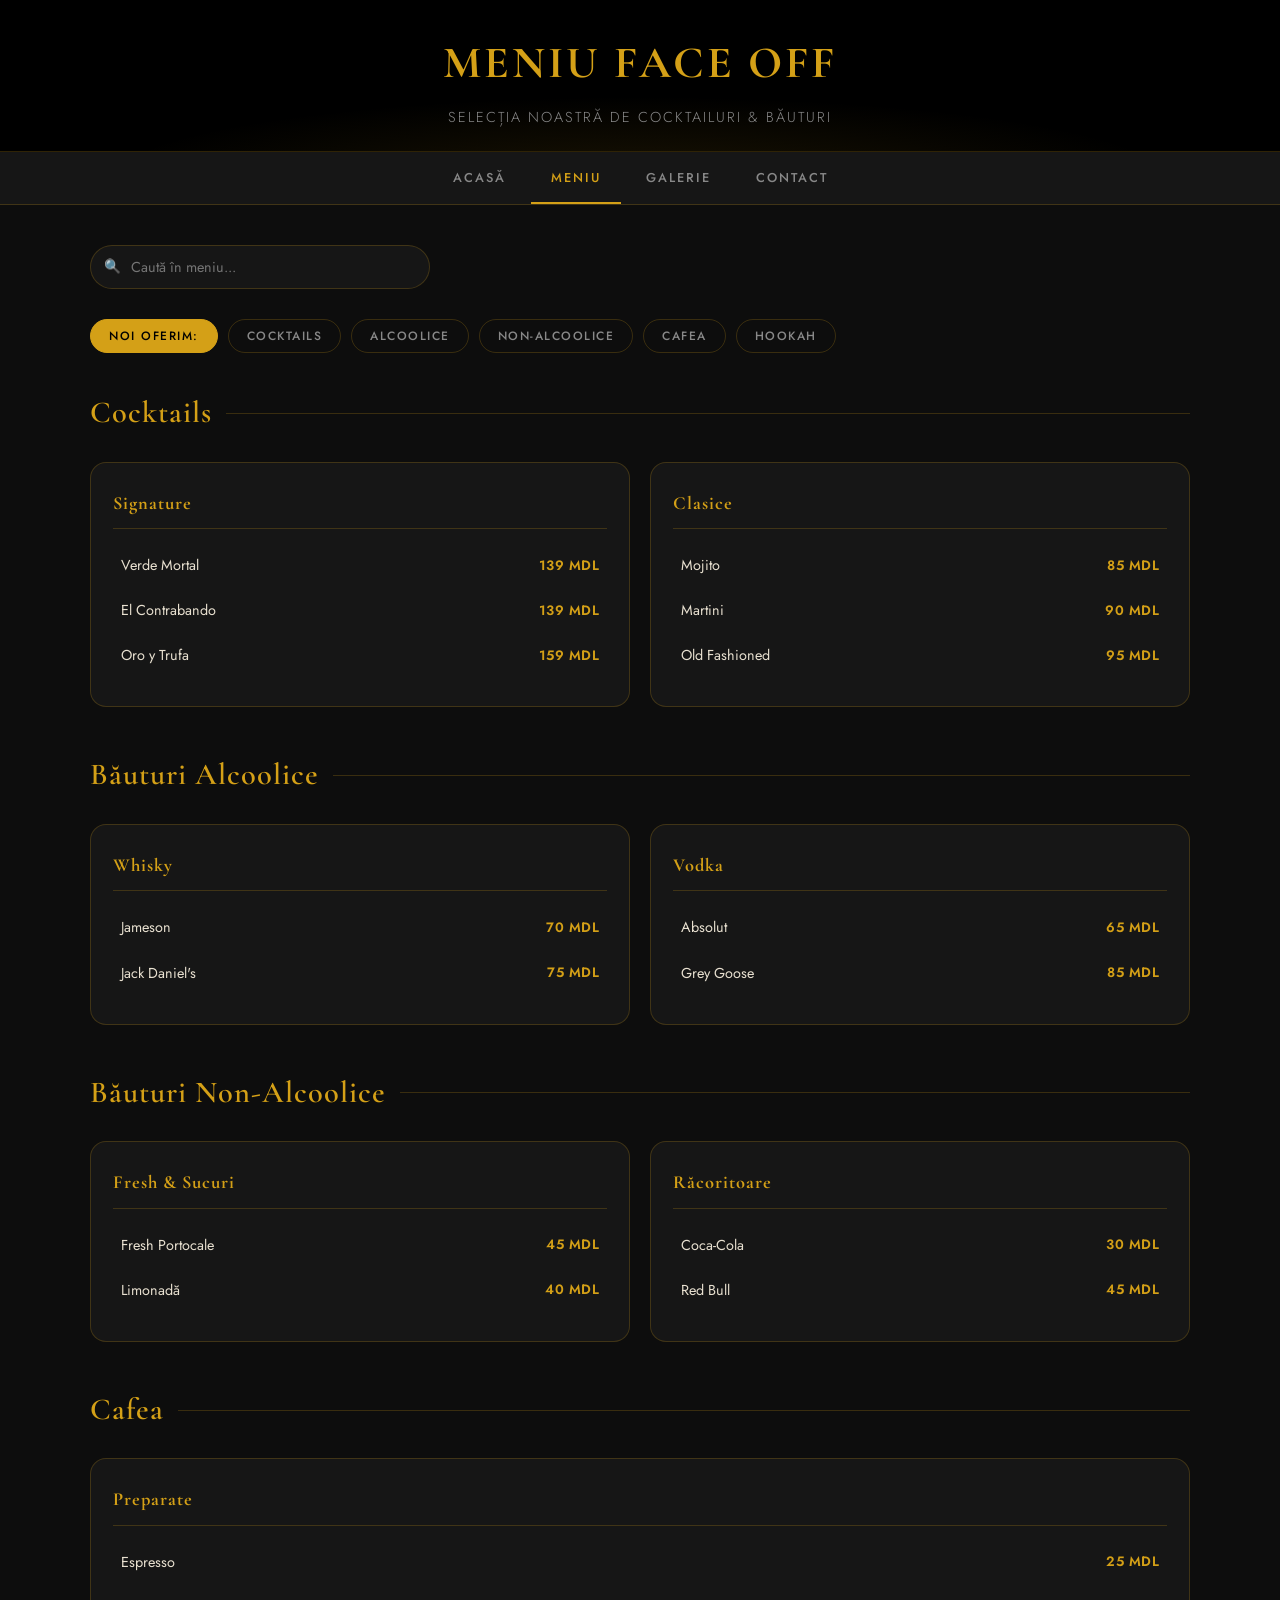
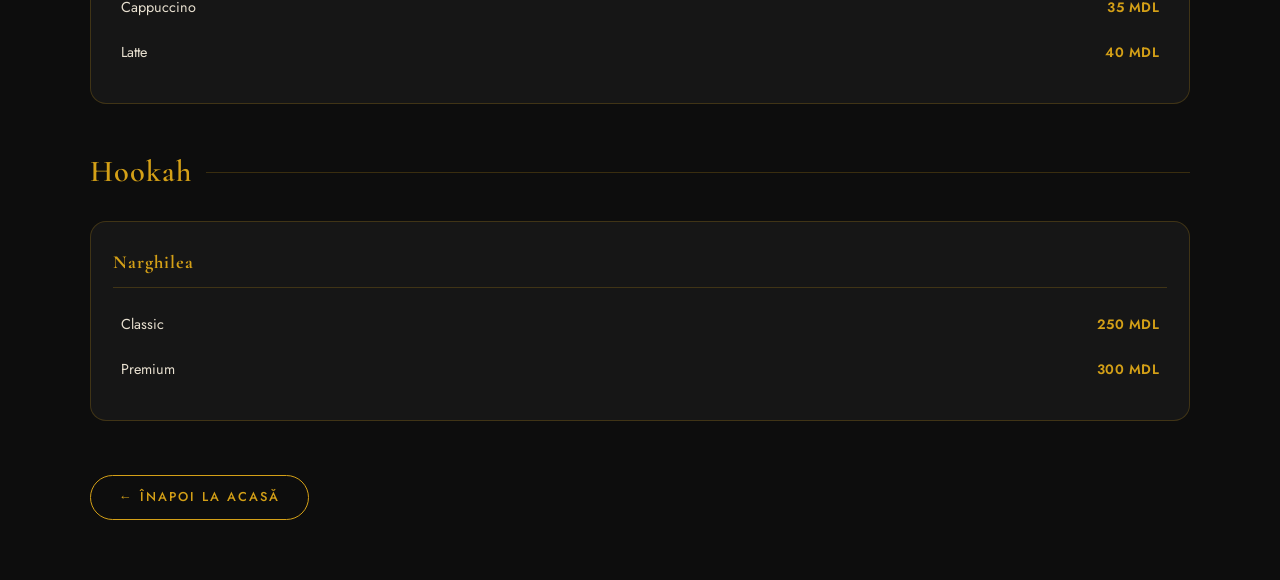
<file: meniu.html>
<!DOCTYPE html>
<html lang="ro">
<head>
  <meta charset="UTF-8" />
  <meta name="viewport" content="width=device-width, initial-scale=1.0" />
  <title>Meniu — Face Off Bar</title>
  <link rel="stylesheet" href="shared.css" />
  <link rel="stylesheet" href="meniu.css" />
</head>
<body>

  <header>
    <h1>Meniu Face Off</h1>
    <p>Selecția noastră de cocktailuri & băuturi</p>
  </header>

  <nav>
    <a href="acasa.html">Acasă</a>
    <a href="meniu.html">Meniu</a>
    <a href="galerie.html">Galerie</a>
    <a href="contact.html">Contact</a>
  </nav>

  <div class="container">

    <!-- Căutare -->
    <div class="search-wrap reveal">
      <input type="text" id="menu-search" placeholder="Caută în meniu..." />
    </div>

    <!-- Filtre -->
    <div class="filter-bar reveal">
      <button class="filter-btn activ" data-cat="Noi Oferim:">Noi Oferim:</button>
      <button class="filter-btn" data-cat="cocktails">Cocktails</button>
      <button class="filter-btn" data-cat="alcoolice">Alcoolice</button>
      <button class="filter-btn" data-cat="non-alcoolice">Non-Alcoolice</button>
      <button class="filter-btn" data-cat="cafea">Cafea</button>
      <button class="filter-btn" data-cat="hookah">Hookah</button>
    </div>

    <!-- Cocktails -->
    <div class="cat-section" data-cat="cocktails">
      <div class="section-title">Cocktails</div>
      <div class="menu-grid">
        <div class="menu-card">
          <h3>Signature</h3>
          <div class="menu-item"><span>Verde Mortal</span><span class="price">139 MDL</span></div>
          <div class="menu-item"><span>El Contrabando</span><span class="price">139 MDL</span></div>
          <div class="menu-item"><span>Oro y Trufa</span><span class="price">159 MDL</span></div>
        </div>
        <div class="menu-card">
          <h3>Clasice</h3>
          <div class="menu-item"><span>Mojito</span><span class="price">85 MDL</span></div>
          <div class="menu-item"><span>Martini</span><span class="price">90 MDL</span></div>
          <div class="menu-item"><span>Old Fashioned</span><span class="price">95 MDL</span></div>
        </div>
      </div>
    </div>

    <!-- Alcoolice -->
    <div class="cat-section" data-cat="alcoolice">
      <div class="section-title">Băuturi Alcoolice</div>
      <div class="menu-grid">
        <div class="menu-card">
          <h3>Whisky</h3>
          <div class="menu-item"><span>Jameson</span><span class="price">70 MDL</span></div>
          <div class="menu-item"><span>Jack Daniel's</span><span class="price">75 MDL</span></div>
        </div>
        <div class="menu-card">
          <h3>Vodka</h3>
          <div class="menu-item"><span>Absolut</span><span class="price">65 MDL</span></div>
          <div class="menu-item"><span>Grey Goose</span><span class="price">85 MDL</span></div>
        </div>
      </div>
    </div>

    <!-- Non-Alcoolice -->
    <div class="cat-section" data-cat="non-alcoolice">
      <div class="section-title">Băuturi Non-Alcoolice</div>
      <div class="menu-grid">
        <div class="menu-card">
          <h3>Fresh &amp; Sucuri</h3>
          <div class="menu-item"><span>Fresh Portocale</span><span class="price">45 MDL</span></div>
          <div class="menu-item"><span>Limonadă</span><span class="price">40 MDL</span></div>
        </div>
        <div class="menu-card">
          <h3>Răcoritoare</h3>
          <div class="menu-item"><span>Coca-Cola</span><span class="price">30 MDL</span></div>
          <div class="menu-item"><span>Red Bull</span><span class="price">45 MDL</span></div>
        </div>
      </div>
    </div>

    <!-- Cafea -->
    <div class="cat-section" data-cat="cafea">
      <div class="section-title">Cafea</div>
      <div class="menu-grid">
        <div class="menu-card">
          <h3>Preparate</h3>
          <div class="menu-item"><span>Espresso</span><span class="price">25 MDL</span></div>
          <div class="menu-item"><span>Cappuccino</span><span class="price">35 MDL</span></div>
          <div class="menu-item"><span>Latte</span><span class="price">40 MDL</span></div>
        </div>
      </div>
    </div>

    <!-- Hookah -->
    <div class="cat-section" data-cat="hookah">
      <div class="section-title">Hookah</div>
      <div class="menu-grid">
        <div class="menu-card">
          <h3>Narghilea</h3>
          <div class="menu-item"><span>Classic</span><span class="price">250 MDL</span></div>
          <div class="menu-item"><span>Premium</span><span class="price">300 MDL</span></div>
        </div>
      </div>
    </div>

    <a href="acasa.html" class="btn" style="margin-top:10px;">← Înapoi la Acasă</a>

  </div>

  <script src="efecte.js"></script>
  <script>
    document.getElementById('year').textContent = new Date().getFullYear();

    /* Filtrare categorii */
    document.querySelectorAll('.filter-btn').forEach(btn => {
      btn.addEventListener('click', () => {
        document.querySelectorAll('.filter-btn').forEach(b => b.classList.remove('activ'));
        btn.classList.add('activ');
        const cat = btn.dataset.cat;
        document.querySelectorAll('.cat-section').forEach(sec => {
          const ascunde = cat !== 'toate' && sec.dataset.cat !== cat;
          sec.classList.toggle('hidden', ascunde);
        });
      });
    });

    /* Căutare live */
    document.getElementById('menu-search').addEventListener('input', function() {
      const q = this.value.toLowerCase().trim();
      document.querySelectorAll('.menu-item').forEach(item => {
        const name = item.querySelector('span:first-child')?.textContent.toLowerCase() || '';
        item.style.display = (!q || name.includes(q)) ? '' : 'none';
      });
      /* Ascunde cardurile goale */
      document.querySelectorAll('.menu-card').forEach(card => {
        const visible = [...card.querySelectorAll('.menu-item')].some(i => i.style.display !== 'none');
        card.style.display = visible ? '' : 'none';
      });
    });
  </script>

</body>
</html>
</file>
<file: shared.css>
@import url('https://fonts.googleapis.com/css2?family=Cormorant+Garamond:wght@400;600;700&family=Jost:wght@300;400;500;600&display=swap');

:root {
  --gold:        #d4a017;
  --gold-light:  #f0c040;
  --gold-dim:    rgba(212,160,23,.15);
  --bg:          #0d0d0d;
  --bg2:         #161616;
  --bg3:         #1e1e1e;
  --border:      rgba(212,160,23,.22);
  --text:        #e8e0d0;
  --text-muted:  #888;
  --radius:      10px;
  --radius-lg:   16px;
}

*, *::before, *::after { box-sizing: border-box; margin: 0; padding: 0; }

html { scroll-behavior: smooth; }

body {
  font-family: 'Jost', sans-serif;
  background: var(--bg);
  color: var(--text);
  min-height: 100vh;
  line-height: 1.6;
}

header {
  background: #000;
  padding: 28px 20px 22px;
  text-align: center;
  position: relative;
  overflow: hidden;
  border-bottom: 1px solid var(--border);
}

header::before {
  content: '';
  position: absolute;
  inset: 0;
  background: radial-gradient(ellipse 60% 80% at 50% 120%, rgba(212,160,23,.12) 0%, transparent 70%);
  pointer-events: none;
}

header h1 {
  font-family: 'Cormorant Garamond', serif;
  font-size: clamp(1.8rem, 5vw, 2.8rem);
  font-weight: 700;
  color: var(--gold);
  letter-spacing: 3px;
  text-transform: uppercase;
  position: relative;
}

header p {
  color: var(--text-muted);
  font-size: .9rem;
  letter-spacing: 2px;
  text-transform: uppercase;
  margin-top: 6px;
  font-weight: 300;
  position: relative;
}

nav {
  background: var(--bg2);
  text-align: center;
  padding: 0;
  border-bottom: 1px solid var(--border);
  position: sticky;
  top: 0;
  z-index: 100;
  backdrop-filter: blur(12px);
}

nav a {
  color: var(--text-muted);
  text-decoration: none;
  font-size: .8rem;
  font-weight: 500;
  letter-spacing: 2px;
  text-transform: uppercase;
  display: inline-block;
  padding: 16px 20px;
  position: relative;
  transition: color .25s;
}

nav a::after {
  content: '';
  position: absolute;
  bottom: 0; left: 50%; right: 50%;
  height: 2px;
  background: var(--gold);
  transition: left .25s, right .25s;
}

nav a:hover,
nav a.nav-activ {
  color: var(--gold);
}

nav a:hover::after,
nav a.nav-activ::after {
  left: 0; right: 0;
}

.container {
  width: min(92%, 1100px);
  margin: auto;
  padding: 40px 0 60px;
}

.section-title {
  font-family: 'Cormorant Garamond', serif;
  font-size: clamp(1.4rem, 3vw, 1.9rem);
  font-weight: 600;
  color: var(--gold);
  letter-spacing: 1px;
  margin-bottom: 24px;
  display: flex;
  align-items: center;
  gap: 14px;
}

.section-title::after {
  content: '';
  flex: 1;
  height: 1px;
  background: var(--border);
}

.btn {
  display: inline-block;
  padding: 11px 28px;
  background: transparent;
  color: var(--gold);
  border: 1px solid var(--gold);
  border-radius: 40px;
  font-family: 'Jost', sans-serif;
  font-size: .8rem;
  font-weight: 500;
  letter-spacing: 2px;
  text-transform: uppercase;
  text-decoration: none;
  cursor: pointer;
  transition: background .25s, color .25s, transform .2s;
}

.btn:hover {
  background: var(--gold);
  color: #000;
  transform: translateY(-1px);
}

.btn-solid {
  background: var(--gold);
  color: #000;
}

.btn-solid:hover {
  background: var(--gold-light);
  color: #000;
}

footer {
  background: #000;
  text-align: center;
  padding: 20px;
  border-top: 1px solid var(--border);
  color: var(--text-muted);
  font-size: .78rem;
  letter-spacing: 1px;
}

.reveal {
  opacity: 0;
  transform: translateY(28px);
  transition: opacity .6s ease, transform .6s ease;
}

.reveal.visible {
  opacity: 1;
  transform: translateY(0);
}
</file>
<file: meniu.css>
@import url('shared.css');

.filter-bar {
  display: flex;
  flex-wrap: wrap;
  gap: 10px;
  margin-bottom: 36px;
}

.filter-btn {
  padding: 7px 18px;
  border-radius: 30px;
  border: 1px solid var(--border);
  background: transparent;
  color: var(--text-muted);
  font-family: 'Jost', sans-serif;
  font-size: .75rem;
  font-weight: 500;
  letter-spacing: 1.5px;
  text-transform: uppercase;
  cursor: pointer;
  transition: all .2s;
}

.filter-btn:hover,
.filter-btn.activ {
  background: var(--gold);
  color: #000;
  border-color: var(--gold);
}

.search-wrap {
  margin-bottom: 30px;
  position: relative;
  max-width: 340px;
}

.search-wrap input {
  width: 100%;
  padding: 11px 16px 11px 40px;
  background: var(--bg2);
  border: 1px solid var(--border);
  border-radius: 30px;
  color: var(--text);
  font-family: 'Jost', sans-serif;
  font-size: .9rem;
  outline: none;
  transition: border-color .2s;
}

.search-wrap input:focus { border-color: var(--gold); }

.search-wrap::before {
  content: '🔍';
  position: absolute;
  left: 14px; top: 50%;
  transform: translateY(-50%);
  font-size: .85rem;
  pointer-events: none;
}

.menu-grid {
  display: grid;
  grid-template-columns: repeat(auto-fit, minmax(260px, 1fr));
  gap: 20px;
  margin-bottom: 44px;
}

.menu-card {
  background: var(--bg2);
  border: 1px solid var(--border);
  border-radius: var(--radius-lg);
  padding: 26px 22px;
  transition: border-color .3s, transform .3s;
}

.menu-card:hover {
  border-color: var(--gold);
  transform: translateY(-3px);
}

.menu-card h3 {
  font-family: 'Cormorant Garamond', serif;
  color: var(--gold);
  font-size: 1.15rem;
  margin-bottom: 16px;
  letter-spacing: 1px;
  padding-bottom: 10px;
  border-bottom: 1px solid var(--border);
}

.menu-item {
  display: flex;
  justify-content: space-between;
  align-items: center;
  padding: 9px 8px;
  margin: 4px 0;
  border-radius: 6px;
  cursor: pointer;
  transition: background .2s, padding-left .2s;
}

.menu-item:hover {
  background: var(--gold-dim);
  padding-left: 12px;
}

.menu-item span:first-child {
  font-size: .9rem;
  font-weight: 400;
}

.price {
  color: var(--gold);
  font-weight: 600;
  font-size: .85rem;
  letter-spacing: .5px;
}

.cat-section { opacity: 1; display: block; }
.cat-section.hidden { display: none !important; }
</file>
